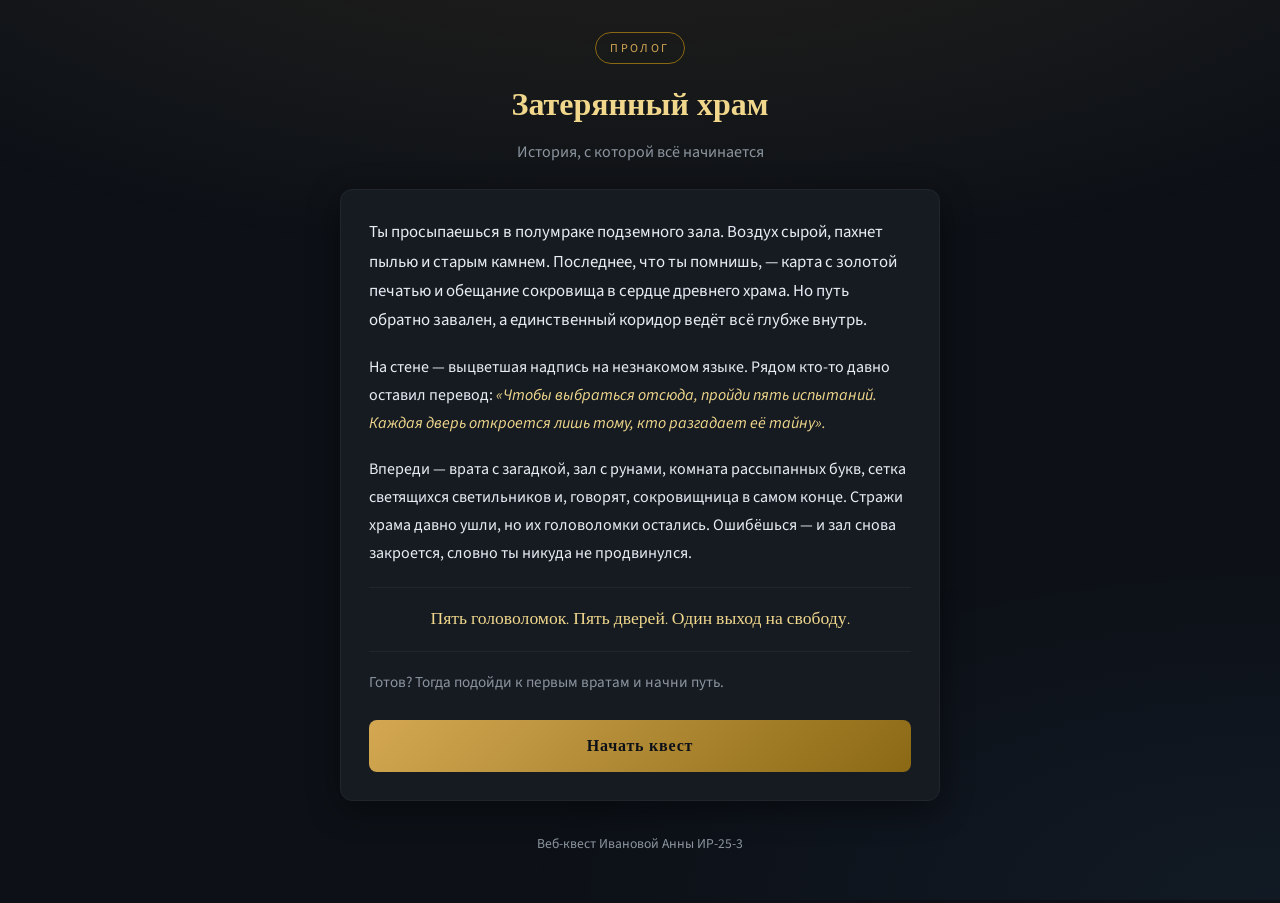
<file: WebQuest/index.html>
<!DOCTYPE html>
<html lang="ru">
<head>
  <meta charset="UTF-8">
  <meta name="viewport" content="width=device-width, initial-scale=1.0">
  <title>Веб-квест — Пролог</title>
  <link rel="stylesheet" href="css/styles.css">
</head>
<body class="intro-page">
  <div class="container">
    <header class="quest-header">
      <span class="quest-badge">Пролог</span>
      <h1>Затерянный храм</h1>
      <p class="subtitle">История, с которой всё начинается</p>
    </header>

    <main class="card intro-story">
      <p class="story-lead">
        Ты просыпаешься в полумраке подземного зала. Воздух сырой, пахнет пылью и старым камнем.
        Последнее, что ты помнишь, — карта с золотой печатью и обещание сокровища в сердце древнего храма.
        Но путь обратно завален, а единственный коридор ведёт всё глубже внутрь.
      </p>

      <p>
        На стене — выцветшая надпись на незнакомом языке. Рядом кто-то давно оставил перевод:
        <em>«Чтобы выбраться отсюда, пройди пять испытаний. Каждая дверь откроется лишь тому,
        кто разгадает её тайну».</em>
      </p>

      <p>
        Впереди — врата с загадкой, зал с рунами, комната рассыпанных букв, сетка светящихся светильников
        и, говорят, сокровищница в самом конце. Стражи храма давно ушли, но их головоломки остались.
        Ошибёшься — и зал снова закроется, словно ты никуда не продвинулся.
      </p>

      <p class="story-goal">
        Пять головоломок. Пять дверей. Один выход на свободу.
      </p>

      <p style="margin-bottom: 1.5rem; color: var(--text-muted); font-size: 0.95rem;">
        Готов? Тогда подойди к первым вратам и начни путь.
      </p>

      <a href="page1.html" class="btn btn-primary intro-start">Начать квест</a>
    </main>

    <footer>Веб-квест Ивановой Анны ИР-25-3</footer>
  </div>
</body>
</html>
</file>
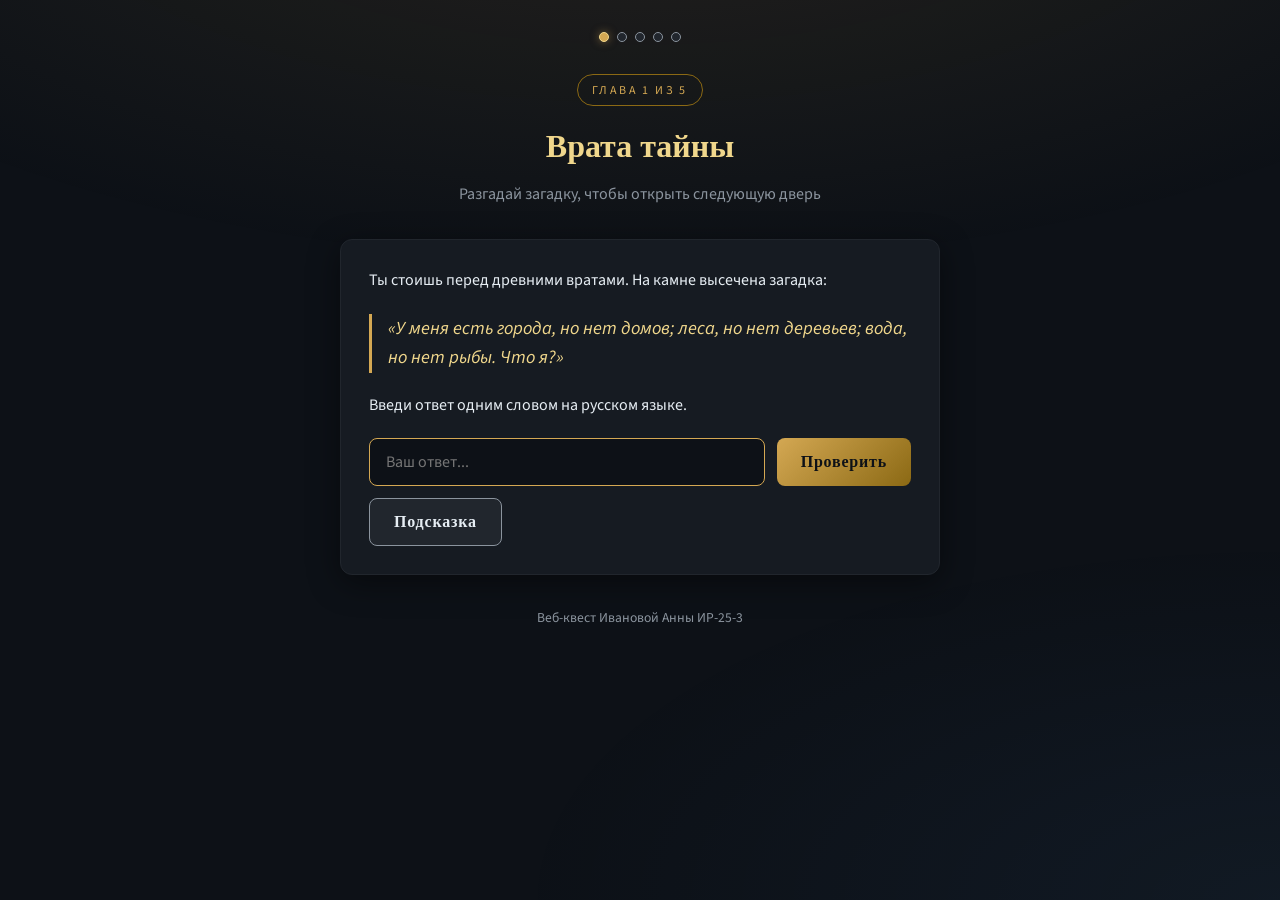
<file: WebQuest/page1.html>
<!DOCTYPE html>
<html lang="ru">
<head>
  <meta charset="UTF-8">
  <meta name="viewport" content="width=device-width, initial-scale=1.0">
  <title>Веб-квест — Загадка I</title>
  <link rel="stylesheet" href="css/styles.css">
</head>
<body>
  <div class="container">
    <nav class="progress" id="progress" aria-label="Прогресс квеста"></nav>

    <header class="quest-header">
      <span class="quest-badge">Глава 1 из 5</span>
      <h1>Врата тайны</h1>
      <p class="subtitle">Разгадай загадку, чтобы открыть следующую дверь</p>
    </header>

    <main class="card">
      <p>Ты стоишь перед древними вратами. На камне высечена загадка:</p>
      <blockquote class="riddle-text">
        «У меня есть города, но нет домов; леса, но нет деревьев; вода, но нет рыбы.
        Что я?»
      </blockquote>
      <p>Введи ответ одним словом на русском языке.</p>

      <div class="input-group">
        <input type="text" id="answer" placeholder="Ваш ответ..." autocomplete="off" autofocus>
        <button type="button" class="btn btn-primary" id="checkBtn">Проверить</button>
      </div>
      <button type="button" class="btn btn-secondary" id="hintBtn" style="margin-top: 0.75rem;">Подсказка</button>
      <div id="feedback" class="feedback" role="status"></div>
    </main>

    <footer>Веб-квест Ивановой Анны ИР-25-3</footer>
  </div>

  <script src="js/common.js"></script>
  <script>
    renderProgress(1);

    const CORRECT = ['карта', 'карту'];
    const answerInput = document.getElementById('answer');
    const checkBtn = document.getElementById('checkBtn');
    const hintBtn = document.getElementById('hintBtn');

    function checkAnswer() {
      const value = normalizeAnswer(answerInput.value);
      if (!value) {
        showFeedback('feedback', 'Введите ответ.', 'error');
        return;
      }
      if (CORRECT.includes(value)) {
        showFeedback('feedback', 'Верно! Врата открываются... Переход на следующую страницу.', 'success');
        checkBtn.disabled = true;
        answerInput.disabled = true;
        goToNextPage('page2.html');
      } else {
        showFeedback('feedback', 'Неверно. Подумай ещё — это помогает путешественникам.', 'error');
      }
    }

    checkBtn.addEventListener('click', checkAnswer);
    answerInput.addEventListener('keydown', (e) => {
      if (e.key === 'Enter') checkAnswer();
    });

    hintBtn.addEventListener('click', () => {
      showFeedback('feedback', 'Подсказка: этим предметом пользуются географы и туристы.', 'hint');
    });
  </script>
</body>
</html>
</file>
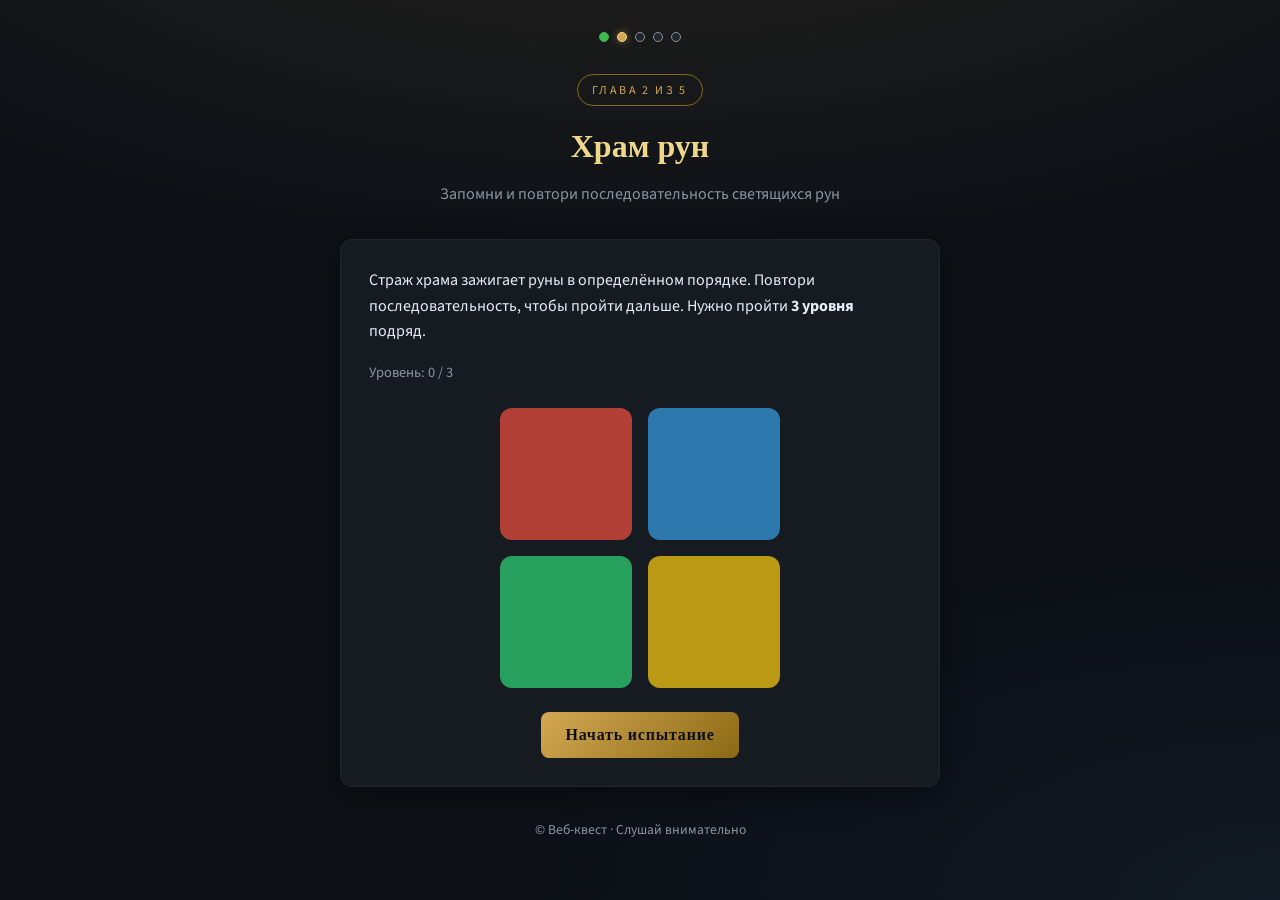
<file: WebQuest/page2.html>
<!DOCTYPE html>
<html lang="ru">
<head>
  <meta charset="UTF-8">
  <meta name="viewport" content="width=device-width, initial-scale=1.0">
  <title>Веб-квест — Память цветов</title>
  <link rel="stylesheet" href="css/styles.css">
</head>
<body>
  <div class="container">
    <nav class="progress" id="progress" aria-label="Прогресс квеста"></nav>

    <header class="quest-header">
      <span class="quest-badge">Глава 2 из 5</span>
      <h1>Храм рун</h1>
      <p class="subtitle">Запомни и повтори последовательность светящихся рун</p>
    </header>

    <main class="card">
      <p>Страж храма зажигает руны в определённом порядке. Повтори последовательность,
        чтобы пройти дальше. Нужно пройти <strong>3 уровня</strong> подряд.</p>

      <p class="simon-level" id="levelText">Уровень: 0 / 3</p>

      <div class="simon-grid" id="simonGrid">
        <button type="button" class="simon-btn red" data-color="0" aria-label="Красная руна"></button>
        <button type="button" class="simon-btn blue" data-color="1" aria-label="Синяя руна"></button>
        <button type="button" class="simon-btn green" data-color="2" aria-label="Зелёная руна"></button>
        <button type="button" class="simon-btn yellow" data-color="3" aria-label="Жёлтая руна"></button>
      </div>

      <div class="simon-controls">
        <button type="button" class="btn btn-primary" id="startBtn">Начать испытание</button>
      </div>
      <div id="feedback" class="feedback" role="status"></div>
    </main>

    <footer>© Веб-квест · Слушай внимательно</footer>
  </div>

  <script src="js/common.js"></script>
  <script>
    renderProgress(2);

    const COLORS = ['red', 'blue', 'green', 'yellow'];
    const TARGET_LEVEL = 3;
    const FLASH_MS = 500;
    const GAP_MS = 200;

    let sequence = [];
    let playerStep = 0;
    let level = 0;
    let isPlaying = false;
    let inputEnabled = false;

    const buttons = document.querySelectorAll('.simon-btn');
    const startBtn = document.getElementById('startBtn');
    const levelText = document.getElementById('levelText');

    function updateLevelText() {
      levelText.textContent = `Уровень: ${level} / ${TARGET_LEVEL}`;
    }

    function setButtonsDisabled(disabled) {
      buttons.forEach((btn) => { btn.disabled = disabled; });
    }

    function flashButton(index) {
      return new Promise((resolve) => {
        const btn = buttons[index];
        btn.classList.add('lit');
        setTimeout(() => {
          btn.classList.remove('lit');
          resolve();
        }, FLASH_MS);
      });
    }

    async function playSequence() {
      isPlaying = true;
      inputEnabled = false;
      setButtonsDisabled(true);

      for (let i = 0; i < sequence.length; i++) {
        await flashButton(sequence[i]);
        await new Promise((r) => setTimeout(r, GAP_MS));
      }

      isPlaying = false;
      inputEnabled = true;
      setButtonsDisabled(false);
      showFeedback('feedback', 'Твоя очередь! Повтори последовательность.', 'hint');
    }

    function startLevel() {
      sequence.push(Math.floor(Math.random() * 4));
      playerStep = 0;
      updateLevelText();
      playSequence();
    }

    async function onPlayerClick(colorIndex) {
      if (!inputEnabled || isPlaying) return;

      await flashButton(colorIndex);

      if (colorIndex !== sequence[playerStep]) {
        inputEnabled = false;
        setButtonsDisabled(true);
        level = 0;
        sequence = [];
        updateLevelText();
        showFeedback('feedback', 'Ошибка! Последовательность сброшена. Начни заново.', 'error');
        startBtn.disabled = false;
        startBtn.textContent = 'Попробовать снова';
        return;
      }

      playerStep++;

      if (playerStep === sequence.length) {
        level++;
        inputEnabled = false;
        setButtonsDisabled(true);

        if (level >= TARGET_LEVEL) {
          showFeedback('feedback', 'Испытание пройдено! Храм открывает путь...', 'success');
          startBtn.disabled = true;
          goToNextPage('page3.html');
        } else {
          showFeedback('feedback', `Уровень ${level} пройден! Следующая последовательность...`, 'success');
          setTimeout(startLevel, 1200);
        }
      }
    }

    buttons.forEach((btn) => {
      btn.addEventListener('click', () => {
        onPlayerClick(parseInt(btn.dataset.color, 10));
      });
    });

    startBtn.addEventListener('click', () => {
      if (isPlaying) return;
      level = 0;
      sequence = [];
      startBtn.disabled = true;
      startBtn.textContent = 'Испытание идёт...';
      showFeedback('feedback', 'Смотри на руны...', 'hint');
      updateLevelText();
      startLevel();
    });

    setButtonsDisabled(true);
    updateLevelText();
  </script>
</body>
</html>
</file>
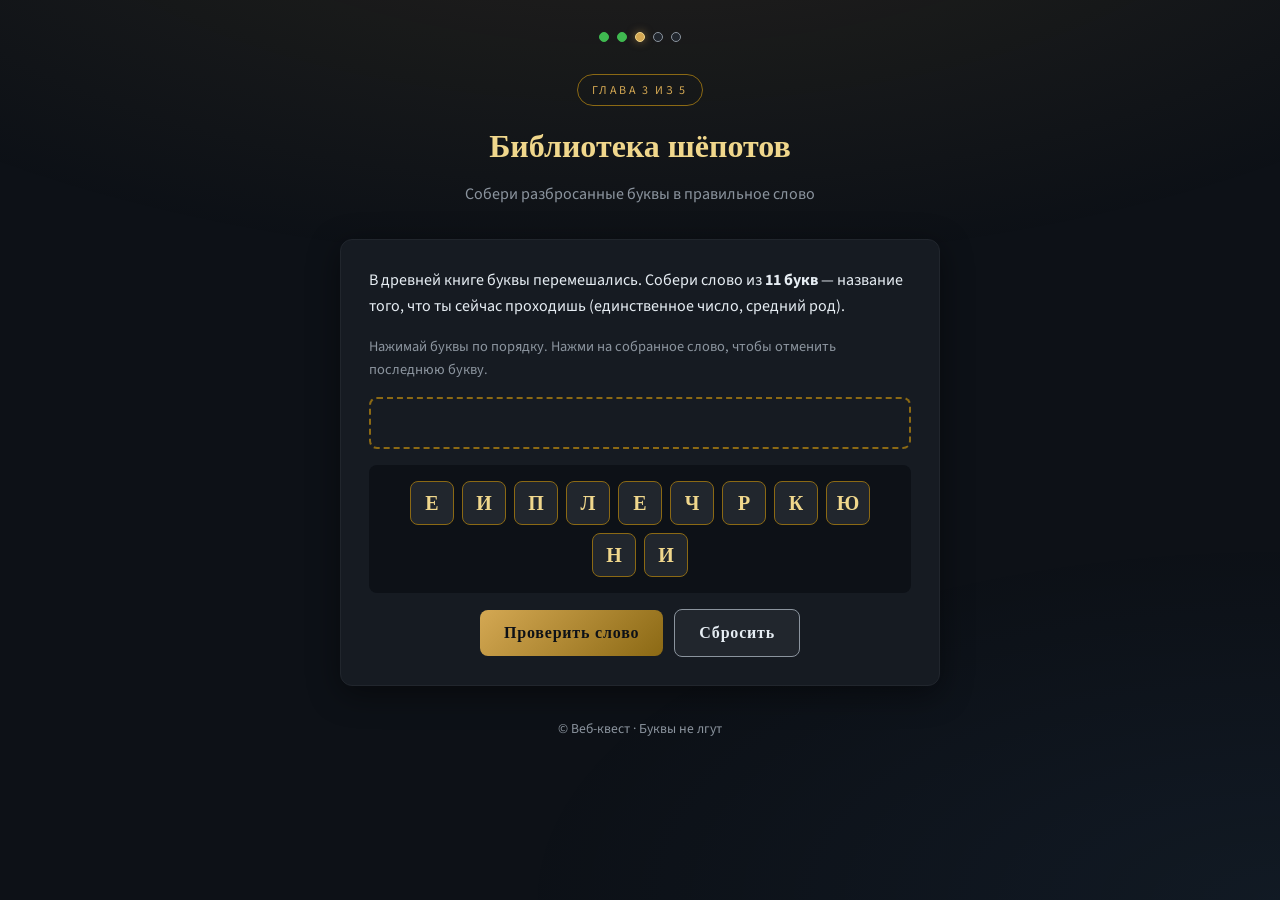
<file: WebQuest/page3.html>
<!DOCTYPE html>
<html lang="ru">
<head>
  <meta charset="UTF-8">
  <meta name="viewport" content="width=device-width, initial-scale=1.0">
  <title>Веб-квест — Собери слово</title>
  <link rel="stylesheet" href="css/styles.css">
</head>
<body>
  <div class="container">
    <nav class="progress" id="progress" aria-label="Прогресс квеста"></nav>

    <header class="quest-header">
      <span class="quest-badge">Глава 3 из 5</span>
      <h1>Библиотека шёпотов</h1>
      <p class="subtitle">Собери разбросанные буквы в правильное слово</p>
    </header>

    <main class="card">
      <p>В древней книге буквы перемешались. Собери слово из <strong>11 букв</strong> —
        название того, что ты сейчас проходишь (единственное число, средний род).</p>

      <p style="font-size: 0.9rem; color: var(--text-muted);">Нажимай буквы по порядку. Нажми на собранное слово, чтобы отменить последнюю букву.</p>

      <div class="letter-slot" id="answerSlot" aria-label="Собранное слово"></div>

      <div class="letter-pool" id="letterPool"></div>

      <div style="text-align: center; margin-top: 1rem;">
        <button type="button" class="btn btn-primary" id="checkBtn">Проверить слово</button>
        <button type="button" class="btn btn-secondary" id="resetBtn" style="margin-left: 0.5rem;">Сбросить</button>
      </div>
      <div id="feedback" class="feedback" role="status"></div>
    </main>

    <footer>© Веб-квест · Буквы не лгут</footer>
  </div>

  <script src="js/common.js"></script>
  <script>
    renderProgress(3);

    const TARGET = 'приключение';
    const LETTERS = 'приключение'.split('');

    const answerSlot = document.getElementById('answerSlot');
    const letterPool = document.getElementById('letterPool');
    const checkBtn = document.getElementById('checkBtn');
    const resetBtn = document.getElementById('resetBtn');

    let selected = [];
    let poolLetters = [];

    function shuffle(arr) {
      const a = [...arr];
      for (let i = a.length - 1; i > 0; i--) {
        const j = Math.floor(Math.random() * (i + 1));
        [a[i], a[j]] = [a[j], a[i]];
      }
      return a;
    }

    function createTile(letter, source, index) {
      const tile = document.createElement('button');
      tile.type = 'button';
      tile.className = 'letter-tile';
      tile.textContent = letter.toUpperCase();
      tile.dataset.letter = letter;
      tile.dataset.source = source;
      tile.dataset.index = index;
      tile.addEventListener('click', () => onTileClick(tile));
      return tile;
    }

    function renderPool() {
      letterPool.innerHTML = '';
      poolLetters.forEach((item, i) => {
        if (!item.used) {
          letterPool.appendChild(createTile(item.letter, 'pool', i));
        }
      });
    }

    function renderAnswer() {
      answerSlot.innerHTML = '';
      selected.forEach((item, i) => {
        const tile = createTile(item.letter, 'answer', i);
        answerSlot.appendChild(tile);
      });
    }

    function onTileClick(tile) {
      const source = tile.dataset.source;
      const index = parseInt(tile.dataset.index, 10);

      if (source === 'pool') {
        if (poolLetters[index].used) return;
        poolLetters[index].used = true;
        selected.push({ letter: poolLetters[index].letter, poolIndex: index });
      } else {
        if (selected.length === 0) return;
        const removed = selected.pop();
        poolLetters[removed.poolIndex].used = false;
      }

      renderPool();
      renderAnswer();
    }

    function resetPuzzle() {
      selected = [];
      poolLetters = shuffle(LETTERS).map((letter) => ({ letter, used: false }));
      renderPool();
      renderAnswer();
      showFeedback('feedback', '', '');
      document.getElementById('feedback').classList.remove('show');
    }

    function checkWord() {
      const word = selected.map((s) => s.letter).join('');
      if (word.length < TARGET.length) {
        showFeedback('feedback', `Собрано ${word.length} из ${TARGET.length} букв.`, 'error');
        return;
      }
      if (normalizeAnswer(word) === TARGET) {
        showFeedback('feedback', 'Слово верное! Книга открывает следующую главу...', 'success');
        checkBtn.disabled = true;
        resetBtn.disabled = true;
        goToNextPage('page4.html');
      } else {
        showFeedback('feedback', 'Неправильное слово. Попробуй другой порядок букв.', 'error');
      }
    }

    checkBtn.addEventListener('click', checkWord);
    resetBtn.addEventListener('click', resetPuzzle);

    resetPuzzle();
  </script>
</body>
</html>
</file>
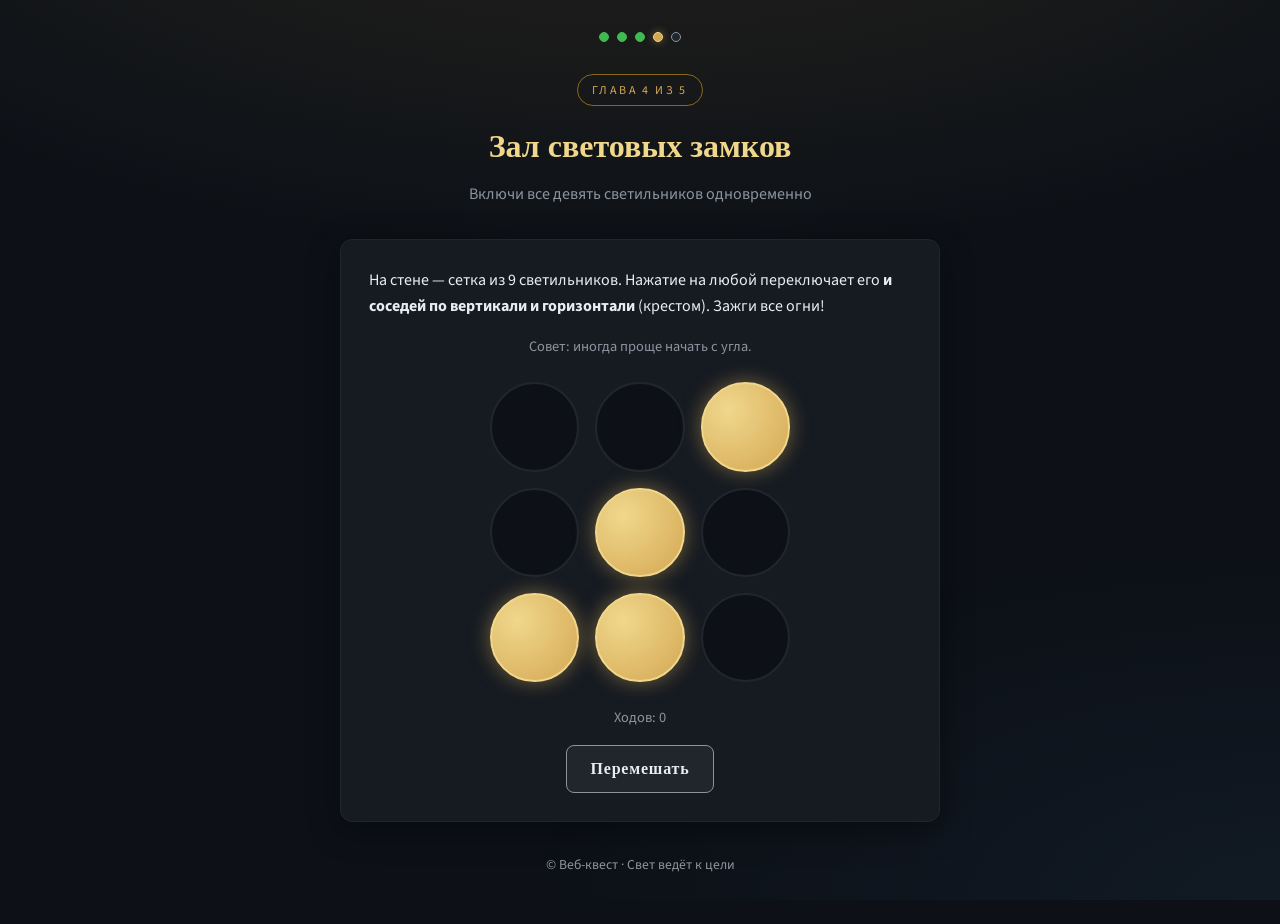
<file: WebQuest/page4.html>
<!DOCTYPE html>
<html lang="ru">
<head>
  <meta charset="UTF-8">
  <meta name="viewport" content="width=device-width, initial-scale=1.0">
  <title>Веб-квест — Световые замки</title>
  <link rel="stylesheet" href="css/styles.css">
</head>
<body>
  <div class="container">
    <nav class="progress" id="progress" aria-label="Прогресс квеста"></nav>

    <header class="quest-header">
      <span class="quest-badge">Глава 4 из 5</span>
      <h1>Зал световых замков</h1>
      <p class="subtitle">Включи все девять светильников одновременно</p>
    </header>

    <main class="card">
      <p>На стене — сетка из 9 светильников. Нажатие на любой переключает его
        <strong>и соседей по вертикали и горизонтали</strong> (крестом). Зажги все огни!</p>

      <p class="switches-hint">Совет: иногда проще начать с угла.</p>

      <div class="switches-grid" id="switchesGrid" role="grid" aria-label="Сетка светильников"></div>

      <p class="moves-counter" id="movesCounter">Ходов: 0</p>

      <div style="text-align: center; margin-top: 1rem;">
        <button type="button" class="btn btn-secondary" id="resetBtn">Перемешать</button>
      </div>
      <div id="feedback" class="feedback" role="status"></div>
    </main>

    <footer>© Веб-квест · Свет ведёт к цели</footer>
  </div>

  <script src="js/common.js"></script>
  <script>
    renderProgress(4);

    const GRID_SIZE = 3;
    let lights = [];
    let moves = 0;
    let solved = false;

    const gridEl = document.getElementById('switchesGrid');
    const movesCounter = document.getElementById('movesCounter');
    const resetBtn = document.getElementById('resetBtn');

    function initLights(randomStart = true) {
      lights = Array(GRID_SIZE * GRID_SIZE).fill(false);

      if (randomStart) {
        const scrambleMoves = 8 + Math.floor(Math.random() * 6);
        for (let i = 0; i < scrambleMoves; i++) {
          toggleAt(Math.floor(Math.random() * 9), false);
        }
        if (lights.every((l) => l)) {
          toggleAt(0, false);
        }
      }

      moves = 0;
      solved = false;
      renderGrid();
      updateMoves();
      document.getElementById('feedback').classList.remove('show');
    }

    function toggleAt(index, countMove = true) {
      const row = Math.floor(index / GRID_SIZE);
      const col = index % GRID_SIZE;
      const positions = [
        index,
        index - GRID_SIZE,
        index + GRID_SIZE,
        col > 0 ? index - 1 : -1,
        col < GRID_SIZE - 1 ? index + 1 : -1,
      ];

      positions.forEach((pos) => {
        if (pos >= 0 && pos < lights.length) {
          lights[pos] = !lights[pos];
        }
      });

      if (countMove) moves++;
    }

    function checkWin() {
      if (lights.every((l) => l) && !solved) {
        solved = true;
        showFeedback('feedback', 'Все светильники горят! Финальные врата открываются...', 'success');
        resetBtn.disabled = true;
        goToNextPage('page5.html');
      }
    }

    function renderGrid() {
      gridEl.innerHTML = '';
      lights.forEach((on, i) => {
        const cell = document.createElement('button');
        cell.type = 'button';
        cell.className = `switch-cell${on ? ' on' : ''}`;
        cell.setAttribute('role', 'gridcell');
        cell.setAttribute('aria-label', `Светильник ${i + 1}, ${on ? 'включён' : 'выключен'}`);
        cell.addEventListener('click', () => {
          if (solved) return;
          toggleAt(i);
          renderGrid();
          updateMoves();
          checkWin();
        });
        gridEl.appendChild(cell);
      });
    }

    function updateMoves() {
      movesCounter.textContent = `Ходов: ${moves}`;
    }

    resetBtn.addEventListener('click', initLights);
    initLights();
  </script>
</body>
</html>
</file>
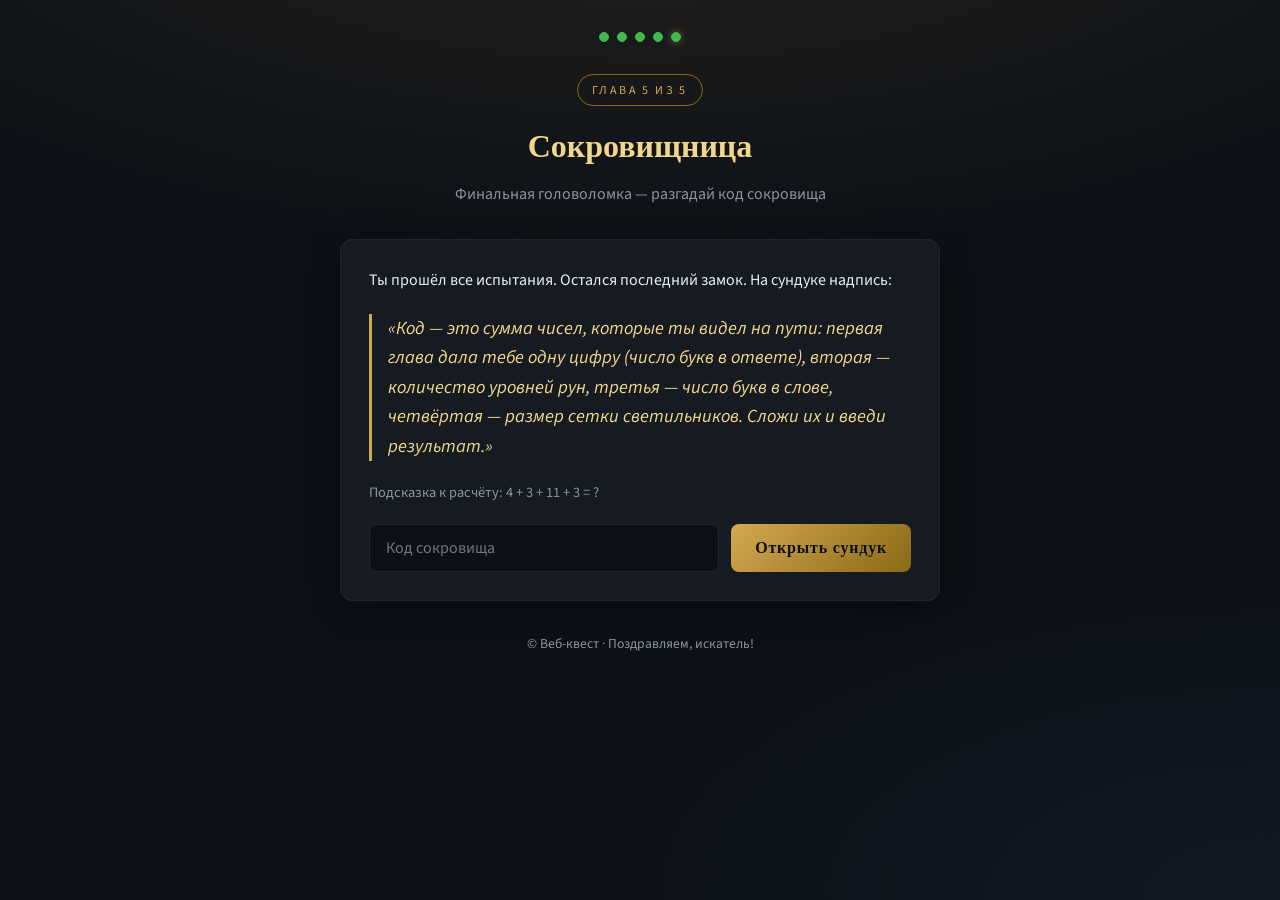
<file: WebQuest/page5.html>
<!DOCTYPE html>
<html lang="ru">
<head>
  <meta charset="UTF-8">
  <meta name="viewport" content="width=device-width, initial-scale=1.0">
  <title>Веб-квест — Сокровище найдено!</title>
  <link rel="stylesheet" href="css/styles.css">
</head>
<body>
  <div class="container">
    <nav class="progress" id="progress" aria-label="Прогресс квеста"></nav>

    <header class="quest-header">
      <span class="quest-badge">Глава 5 из 5</span>
      <h1>Сокровищница</h1>
      <p class="subtitle">Финальная головоломка — разгадай код сокровища</p>
    </header>

    <main class="card">
      <p>Ты прошёл все испытания. Остался последний замок. На сундуке надпись:</p>
      <blockquote class="riddle-text">
        «Код — это сумма чисел, которые ты видел на пути: первая глава дала тебе одну цифру (число букв в ответе),
        вторая — количество уровней рун, третья — число букв в слове, четвёртая — размер сетки светильников.
        Сложи их и введи результат.»
      </blockquote>

      <p style="font-size: 0.9rem; color: var(--text-muted);">
        Подсказка к расчёту: 4 + 3 + 11 + 3 = ?
      </p>

      <div class="input-group">
        <input type="number" id="code" placeholder="Код сокровища" min="0" autocomplete="off">
        <button type="button" class="btn btn-primary" id="unlockBtn">Открыть сундук</button>
      </div>
      <div id="feedback" class="feedback" role="status"></div>
    </main>

    <main class="card" id="victoryCard" style="display: none;">
      <div class="victory-icon" aria-hidden="true">🏆</div>
      <h2 style="font-family: 'Cinzel', serif; color: var(--gold-light); text-align: center; margin-bottom: 1rem;">
        Квест завершён!
      </h2>
      <p style="text-align: center;">Ты прошёл все пять испытаний и нашёл сокровище.</p>
      <ul class="treasure-list">
        <li>Глава 1 — загадка с текстовым ответом</li>
        <li>Глава 2 — игра на память с цветными рунами</li>
        <li>Глава 3 — сбор слова из перемешанных букв</li>
        <li>Глава 4 — логическая головоломка со светильниками</li>
        <li>Глава 5 — финальный числовой код</li>
      </ul>
      <p style="text-align: center;">
        <a href="index.html" class="restart-link">Начать квест заново →</a>
      </p>
    </main>

    <footer>© Веб-квест · Поздравляем, искатель!</footer>
  </div>

  <script src="js/common.js"></script>
  <script>
    renderProgress(5);
    document.querySelectorAll('.progress-dot').forEach((d) => d.classList.add('done'));

    const CORRECT_CODE = 21;
    const codeInput = document.getElementById('code');
    const unlockBtn = document.getElementById('unlockBtn');
    const victoryCard = document.getElementById('victoryCard');

    function unlock() {
      const value = parseInt(codeInput.value, 10);
      if (Number.isNaN(value)) {
        showFeedback('feedback', 'Введите числовой код.', 'error');
        return;
      }
      if (value === CORRECT_CODE) {
        showFeedback('feedback', 'Сундук открыт!', 'success');
        unlockBtn.disabled = true;
        codeInput.disabled = true;
        setTimeout(() => {
          document.querySelector('main.card:first-of-type').style.display = 'none';
          victoryCard.style.display = 'block';
          victoryCard.scrollIntoView({ behavior: 'smooth' });
        }, 800);
      } else {
        showFeedback('feedback', 'Код неверный. Перечитай подсказку на сундуке.', 'error');
      }
    }

    unlockBtn.addEventListener('click', unlock);
    codeInput.addEventListener('keydown', (e) => {
      if (e.key === 'Enter') unlock();
    });
  </script>
</body>
</html>
</file>
<file: WebQuest/css/styles.css>
@import url('https://fonts.googleapis.com/css2?family=Cinzel:wght@400;600;700&family=Source+Sans+3:wght@400;600&display=swap');

:root {
  --bg-deep: #0d1117;
  --bg-card: #161b22;
  --bg-elevated: #21262d;
  --gold: #d4a853;
  --gold-light: #f0d78c;
  --gold-dim: #8b6914;
  --text: #e6edf3;
  --text-muted: #8b949e;
  --success: #3fb950;
  --error: #f85149;
  --accent-blue: #58a6ff;
  --accent-purple: #a371f7;
  --shadow: 0 8px 32px rgba(0, 0, 0, 0.45);
}

*,
*::before,
*::after {
  box-sizing: border-box;
  margin: 0;
  padding: 0;
}

html {
  scroll-behavior: smooth;
}

body {
  min-height: 100vh;
  font-family: 'Source Sans 3', sans-serif;
  background: var(--bg-deep);
  color: var(--text);
  line-height: 1.6;
  overflow-x: hidden;
}

body::before {
  content: '';
  position: fixed;
  inset: 0;
  background:
    radial-gradient(ellipse 80% 50% at 50% -20%, rgba(212, 168, 83, 0.12), transparent),
    radial-gradient(ellipse 60% 40% at 100% 100%, rgba(88, 166, 255, 0.06), transparent);
  pointer-events: none;
  z-index: 0;
}

.container {
  position: relative;
  z-index: 1;
  max-width: 640px;
  margin: 0 auto;
  padding: 2rem 1.25rem 3rem;
}

header.quest-header {
  text-align: center;
  margin-bottom: 2rem;
}

.quest-badge {
  display: inline-block;
  font-size: 0.75rem;
  letter-spacing: 0.2em;
  text-transform: uppercase;
  color: var(--gold);
  border: 1px solid var(--gold-dim);
  padding: 0.35rem 0.9rem;
  border-radius: 2rem;
  margin-bottom: 1rem;
}

h1 {
  font-family: 'Cinzel', serif;
  font-size: clamp(1.5rem, 5vw, 2rem);
  font-weight: 700;
  color: var(--gold-light);
  margin-bottom: 0.5rem;
}

.subtitle {
  color: var(--text-muted);
  font-size: 1rem;
}

.card {
  background: var(--bg-card);
  border: 1px solid var(--bg-elevated);
  border-radius: 12px;
  padding: 1.75rem;
  box-shadow: var(--shadow);
  margin-bottom: 1.5rem;
}

.card p {
  margin-bottom: 1rem;
}

.card p:last-child {
  margin-bottom: 0;
}

.riddle-text {
  font-size: 1.15rem;
  font-style: italic;
  color: var(--gold-light);
  border-left: 3px solid var(--gold);
  padding-left: 1rem;
  margin: 1.25rem 0;
}

/* Form inputs */
.input-group {
  display: flex;
  gap: 0.75rem;
  flex-wrap: wrap;
  margin-top: 1.25rem;
}

input[type='text'],
input[type='number'] {
  flex: 1;
  min-width: 180px;
  padding: 0.75rem 1rem;
  font-size: 1rem;
  font-family: inherit;
  background: var(--bg-deep);
  border: 1px solid var(--bg-elevated);
  border-radius: 8px;
  color: var(--text);
  transition: border-color 0.2s;
}

input:focus {
  outline: none;
  border-color: var(--gold);
}

.btn {
  display: inline-flex;
  align-items: center;
  justify-content: center;
  gap: 0.5rem;
  padding: 0.75rem 1.5rem;
  font-size: 1rem;
  font-weight: 600;
  font-family: 'Cinzel', serif;
  letter-spacing: 0.05em;
  border: none;
  border-radius: 8px;
  cursor: pointer;
  transition: transform 0.15s, box-shadow 0.15s, background 0.2s;
}

.btn:active {
  transform: scale(0.98);
}

.btn-primary {
  background: linear-gradient(135deg, var(--gold), var(--gold-dim));
  color: var(--bg-deep);
}

.btn-primary:hover {
  box-shadow: 0 4px 20px rgba(212, 168, 83, 0.35);
}

.btn-secondary {
  background: var(--bg-elevated);
  color: var(--text);
  border: 1px solid var(--text-muted);
}

.btn-secondary:hover {
  border-color: var(--gold);
  color: var(--gold-light);
}

.feedback {
  margin-top: 1rem;
  padding: 0.75rem 1rem;
  border-radius: 8px;
  font-size: 0.95rem;
  display: none;
}

.feedback.show {
  display: block;
  animation: fadeIn 0.3s ease;
}

.feedback.success {
  background: rgba(63, 185, 80, 0.15);
  border: 1px solid var(--success);
  color: var(--success);
}

.feedback.error {
  background: rgba(248, 81, 73, 0.15);
  border: 1px solid var(--error);
  color: var(--error);
}

.feedback.hint {
  background: rgba(88, 166, 255, 0.1);
  border: 1px solid var(--accent-blue);
  color: var(--accent-blue);
}

@keyframes fadeIn {
  from { opacity: 0; transform: translateY(-4px); }
  to { opacity: 1; transform: translateY(0); }
}

/* Progress dots */
.progress {
  display: flex;
  justify-content: center;
  gap: 0.5rem;
  margin-bottom: 2rem;
}

.progress-dot {
  width: 10px;
  height: 10px;
  border-radius: 50%;
  background: var(--bg-elevated);
  border: 1px solid var(--text-muted);
  transition: background 0.3s, border-color 0.3s;
}

.progress-dot.active {
  background: var(--gold);
  border-color: var(--gold-light);
  box-shadow: 0 0 8px rgba(212, 168, 83, 0.5);
}

.progress-dot.done {
  background: var(--success);
  border-color: var(--success);
}

/* Page 2: Simon colors */
.simon-grid {
  display: grid;
  grid-template-columns: repeat(2, 1fr);
  gap: 1rem;
  max-width: 280px;
  margin: 1.5rem auto;
}

.simon-btn {
  aspect-ratio: 1;
  border: none;
  border-radius: 12px;
  cursor: pointer;
  opacity: 0.75;
  transition: opacity 0.15s, transform 0.1s, filter 0.15s;
}

.simon-btn:hover:not(:disabled) {
  opacity: 0.9;
  transform: scale(1.02);
}

.simon-btn:disabled {
  cursor: not-allowed;
}

.simon-btn.lit {
  opacity: 1;
  filter: brightness(1.6);
  transform: scale(1.05);
}

.simon-btn.red { background: #e74c3c; }
.simon-btn.blue { background: #3498db; }
.simon-btn.green { background: #2ecc71; }
.simon-btn.yellow { background: #f1c40f; }

.simon-controls {
  text-align: center;
  margin-top: 1rem;
}

.simon-level {
  font-size: 0.9rem;
  color: var(--text-muted);
  margin-bottom: 0.75rem;
}

/* Page 3: Letter tiles */
.letter-pool {
  display: flex;
  flex-wrap: wrap;
  gap: 0.5rem;
  justify-content: center;
  min-height: 52px;
  padding: 1rem;
  background: var(--bg-deep);
  border-radius: 8px;
  margin: 1rem 0;
}

.letter-slot {
  display: flex;
  flex-wrap: wrap;
  gap: 0.5rem;
  justify-content: center;
  min-height: 52px;
  padding: 1rem;
  border: 2px dashed var(--gold-dim);
  border-radius: 8px;
  margin-bottom: 1rem;
}

.letter-tile {
  width: 44px;
  height: 44px;
  display: flex;
  align-items: center;
  justify-content: center;
  font-family: 'Cinzel', serif;
  font-size: 1.25rem;
  font-weight: 600;
  background: var(--bg-elevated);
  border: 1px solid var(--gold-dim);
  border-radius: 8px;
  color: var(--gold-light);
  cursor: pointer;
  user-select: none;
  transition: transform 0.15s, background 0.2s;
}

.letter-tile:hover {
  background: var(--gold-dim);
  transform: translateY(-2px);
}

.letter-tile.used {
  opacity: 0.3;
  pointer-events: none;
}

/* Page 4: Switches */
.switches-grid {
  display: grid;
  grid-template-columns: repeat(3, 1fr);
  gap: 1rem;
  max-width: 300px;
  margin: 1.5rem auto;
}

.switch-cell {
  aspect-ratio: 1;
  border-radius: 50%;
  border: 2px solid var(--bg-elevated);
  background: var(--bg-deep);
  cursor: pointer;
  transition: background 0.25s, box-shadow 0.25s, border-color 0.25s;
}

.switch-cell.on {
  background: radial-gradient(circle at 30% 30%, var(--gold-light), var(--gold));
  border-color: var(--gold-light);
  box-shadow: 0 0 20px rgba(212, 168, 83, 0.5);
}

.switches-hint {
  text-align: center;
  font-size: 0.9rem;
  color: var(--text-muted);
}

.moves-counter {
  text-align: center;
  margin-top: 0.75rem;
  color: var(--text-muted);
  font-size: 0.9rem;
}

/* Page 5: Victory */
.victory-icon {
  font-size: 4rem;
  text-align: center;
  margin: 1rem 0;
  animation: pulse 2s ease infinite;
}

@keyframes pulse {
  0%, 100% { transform: scale(1); }
  50% { transform: scale(1.08); }
}

.treasure-list {
  list-style: none;
  margin: 1.25rem 0;
}

.treasure-list li {
  padding: 0.5rem 0;
  padding-left: 1.5rem;
  position: relative;
  color: var(--text-muted);
}

.treasure-list li::before {
  content: '✦';
  position: absolute;
  left: 0;
  color: var(--gold);
}

.restart-link {
  display: inline-block;
  margin-top: 1rem;
  color: var(--accent-blue);
  text-decoration: none;
}

.restart-link:hover {
  text-decoration: underline;
}

/* Intro / prologue */
.intro-page .quest-header {
  margin-bottom: 1.5rem;
}

.intro-story {
  line-height: 1.75;
}

.intro-story p {
  margin-bottom: 1.1rem;
}

.story-lead {
  font-size: 1.05rem;
  color: var(--text);
}

.intro-story em {
  color: var(--gold-light);
  font-style: italic;
}

.story-goal {
  font-family: 'Cinzel', serif;
  font-size: 1.1rem;
  color: var(--gold-light);
  text-align: center;
  padding: 1rem 0.5rem;
  margin: 1.25rem 0;
  border-top: 1px solid var(--bg-elevated);
  border-bottom: 1px solid var(--bg-elevated);
}

.intro-start {
  display: block;
  width: 100%;
  text-align: center;
  text-decoration: none;
}

footer {
  text-align: center;
  margin-top: 2rem;
  font-size: 0.85rem;
  color: var(--text-muted);
}

@media (max-width: 480px) {
  .input-group {
    flex-direction: column;
  }

  .input-group .btn {
    width: 100%;
  }
}
</file>
